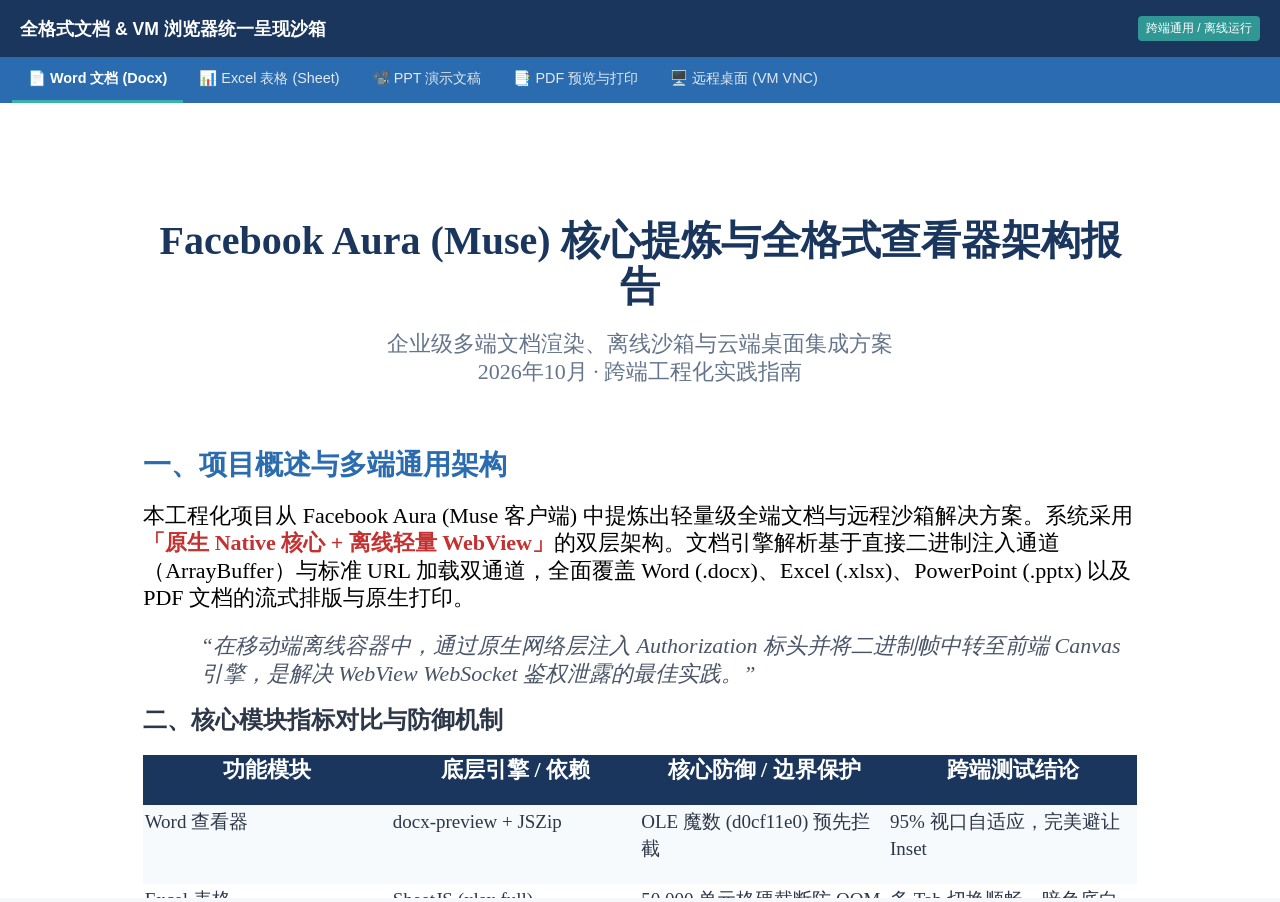
<file: edu/demo/index.html>
<!DOCTYPE html>
<html lang="zh-CN">
<head>
  <meta charset="UTF-8">
  <meta name="viewport" content="width=device-width, initial-scale=1.0, viewport-fit=cover">
  <title>Edu Document & VM Viewers Demo</title>
  <style>
    * { box-sizing: border-box; margin: 0; padding: 0; }
    body { font-family: -apple-system, BlinkMacSystemFont, "Segoe UI", Roboto, sans-serif; background: #F5F7FA; color: #2D3748; }
    header { background: #1A365D; color: white; padding: 16px 20px; display: flex; align-items: center; justify-content: space-between; }
    h1 { font-size: 1.1rem; font-weight: 600; }
    .badge { background: #319795; color: white; padding: 4px 8px; border-radius: 4px; font-size: 0.75rem; }
    nav { display: flex; background: #2B6CB0; overflow-x: auto; padding: 0 12px; }
    nav button { background: transparent; border: none; color: #E2E8F0; padding: 12px 16px; font-size: 0.9rem; font-weight: 500; cursor: pointer; white-space: nowrap; border-bottom: 3px solid transparent; }
    nav button.active { color: white; border-bottom-color: #38B2AC; font-weight: 600; }
    main { width: 100%; height: calc(100vh - 105px); position: relative; }
    iframe { width: 100%; height: 100%; border: none; background: white; }
  </style>
</head>
<body>
  <header>
    <h1>全格式文档 & VM 浏览器统一呈现沙箱</h1>
    <span class="badge">跨端通用 / 离线运行</span>
  </header>
  <nav>
    <button class="active" onclick="switchViewer('docx')">📄 Word 文档 (Docx)</button>
    <button onclick="switchViewer('sheet')">📊 Excel 表格 (Sheet)</button>
    <button onclick="switchViewer('pptx')">📽️ PPT 演示文稿</button>
    <button onclick="switchViewer('pdf')">📑 PDF 预览与打印</button>
    <button onclick="switchViewer('vnc')">🖥️ 远程桌面 (VM VNC)</button>
  </nav>
  <main>
    <iframe id="viewer-frame" src="../viewers/docx/index.html"></iframe>
  </main>
  <script>
    const routes = {
      docx: '../viewers/docx/index.html',
      sheet: '../viewers/sheet/index.html',
      pptx: '../viewers/pptx/index.html',
      pdf: '../viewers/pdf/index.html',
      vnc: '../viewers/vmvnc/vnc.html'
    };
    function switchViewer(key) {
      document.querySelectorAll('nav button').forEach(b => b.classList.remove('active'));
      event.target.classList.add('active');
      document.getElementById('viewer-frame').src = routes[key];
    }
  </script>
</body>
</html>
</file>
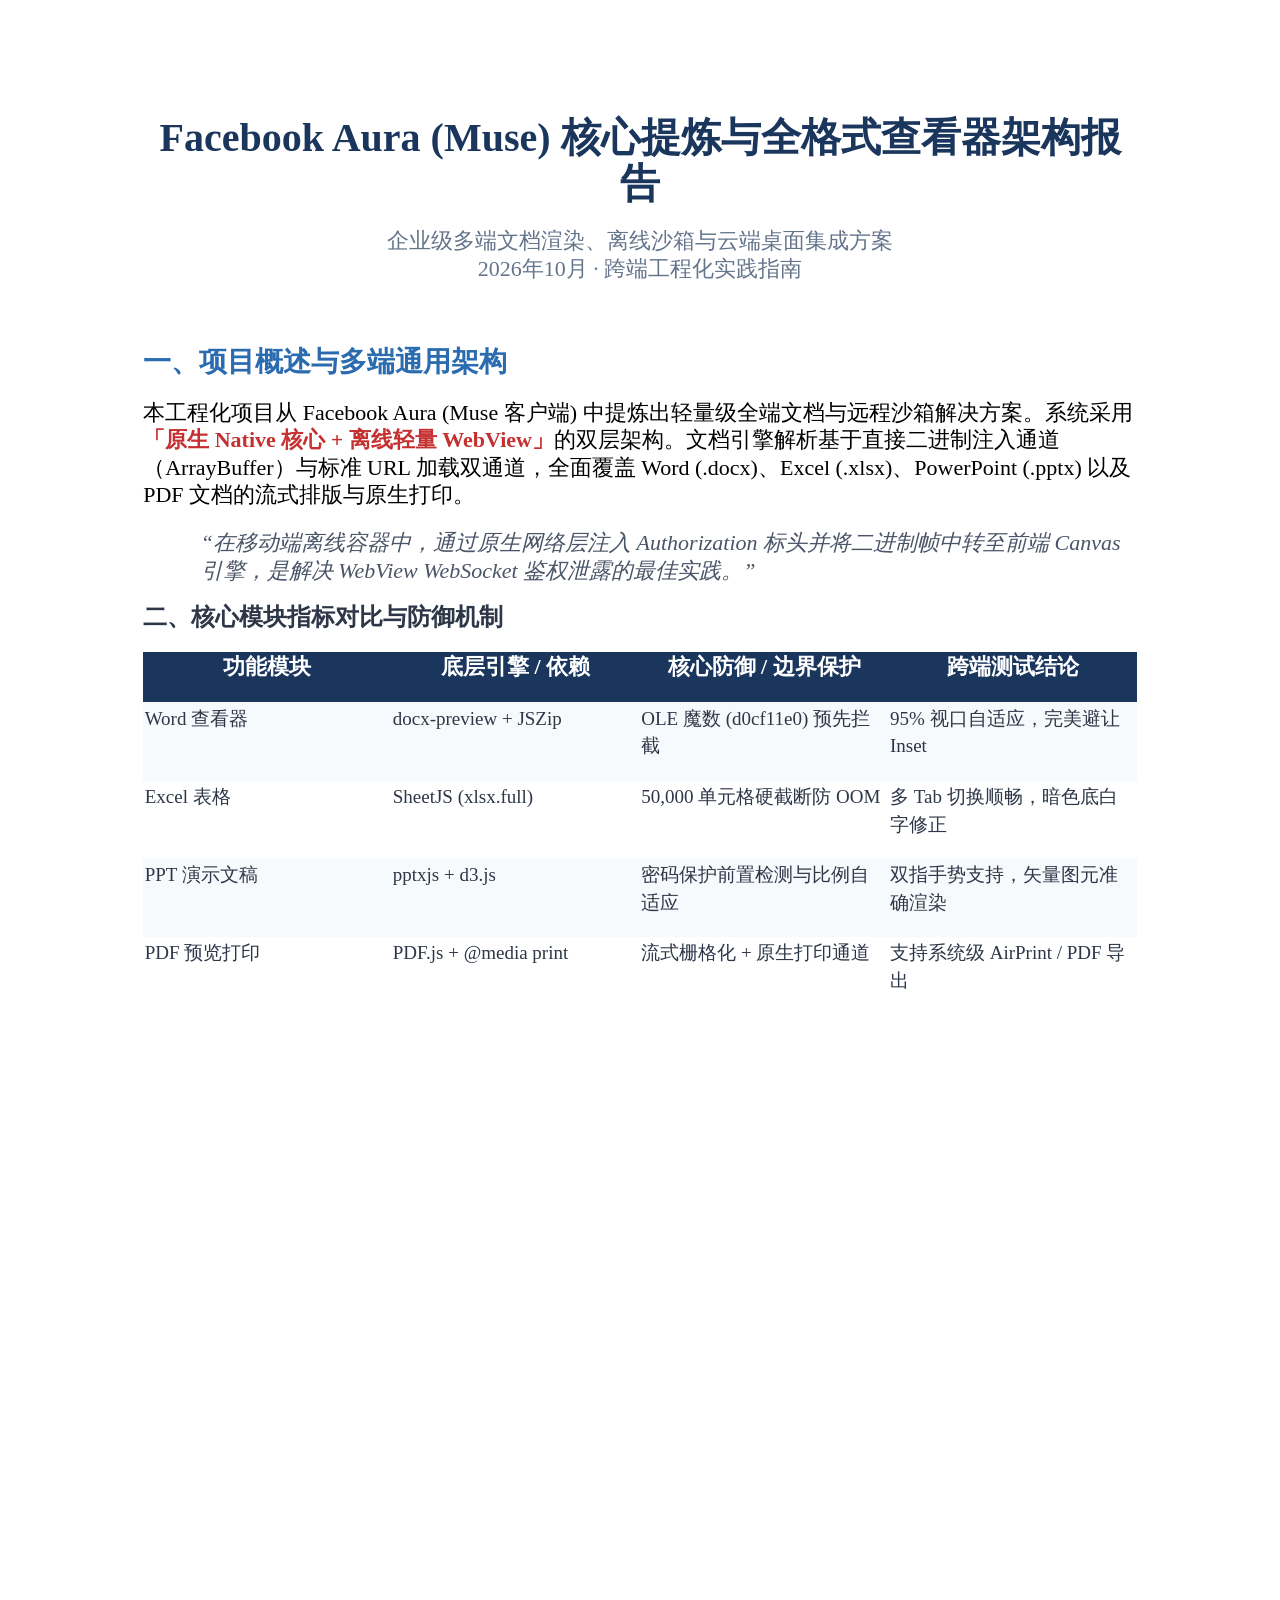
<file: edu/viewers/docx/index.html>
<!--
 * (c) Meta Platforms, Inc. and affiliates. Confidential and proprietary.
 -->
<!DOCTYPE html>
<html>

<head>
    <meta charset="UTF-8">
    <!-- minimum-scale/maximum-scale must differ and user-scalable must stay on, or WebView
         disables pinch-zoom no matter what setSupportZoom/builtInZoomControls say. -->
    <meta name="viewport"
        content="width=device-width, initial-scale=1.0, minimum-scale=0.25, maximum-scale=5.0, user-scalable=yes, viewport-fit=cover" />
    <meta name="color-scheme" content="only light">
    <meta http-equiv="Content-Security-Policy"
        content="default-src 'self' 'unsafe-inline'; connect-src 'self'; img-src 'self' data: blob:; media-src 'self' data: blob:; font-src 'self' data:; style-src 'self' 'unsafe-inline'; script-src 'self' 'unsafe-inline'; object-src 'none'; base-uri 'none'; form-action 'none'">

    <style>
        body {
            margin: 0;
            padding: 0;
            background: #FFFFFF;
            color: #272727;
        }

        /* docx-preview emits a fixed-width page shaped like the authored paper size. Center it and
           let it shrink to the viewport so a portrait phone shows the full column width. */
        #document-container .docx-wrapper {
            align-items: flex-start;
            width: fit-content;
            min-width: 100%;
            box-sizing: border-box;
            padding: 0;
            background: #FFFFFF;
        }

        #document-container .docx-wrapper>section.docx {
            margin-left: auto;
            margin-right: auto;
            box-shadow: none;
        }
    </style>

    <script type="text/javascript" src="../common/bridge-shim.js"></script>
    <script type="text/javascript" src="jszip.min.js"></script>
    <script type="text/javascript" src="docx-preview.min.js"></script>
    <script type="text/javascript" src="hatch_docx_viewer.js"></script>
    <script>
      window.addEventListener('DOMContentLoaded', function() {
        var params = new URLSearchParams(window.location.search);
        var file = params.get('file') || '../../demo/samples/sample.docx';
        if (window.loadFromDocxUrl) {
          window.loadFromDocxUrl(file);
        }
      });
    </script>
</head>

<body>
    <div id="document-container"></div>
</body>

</html>
</file>
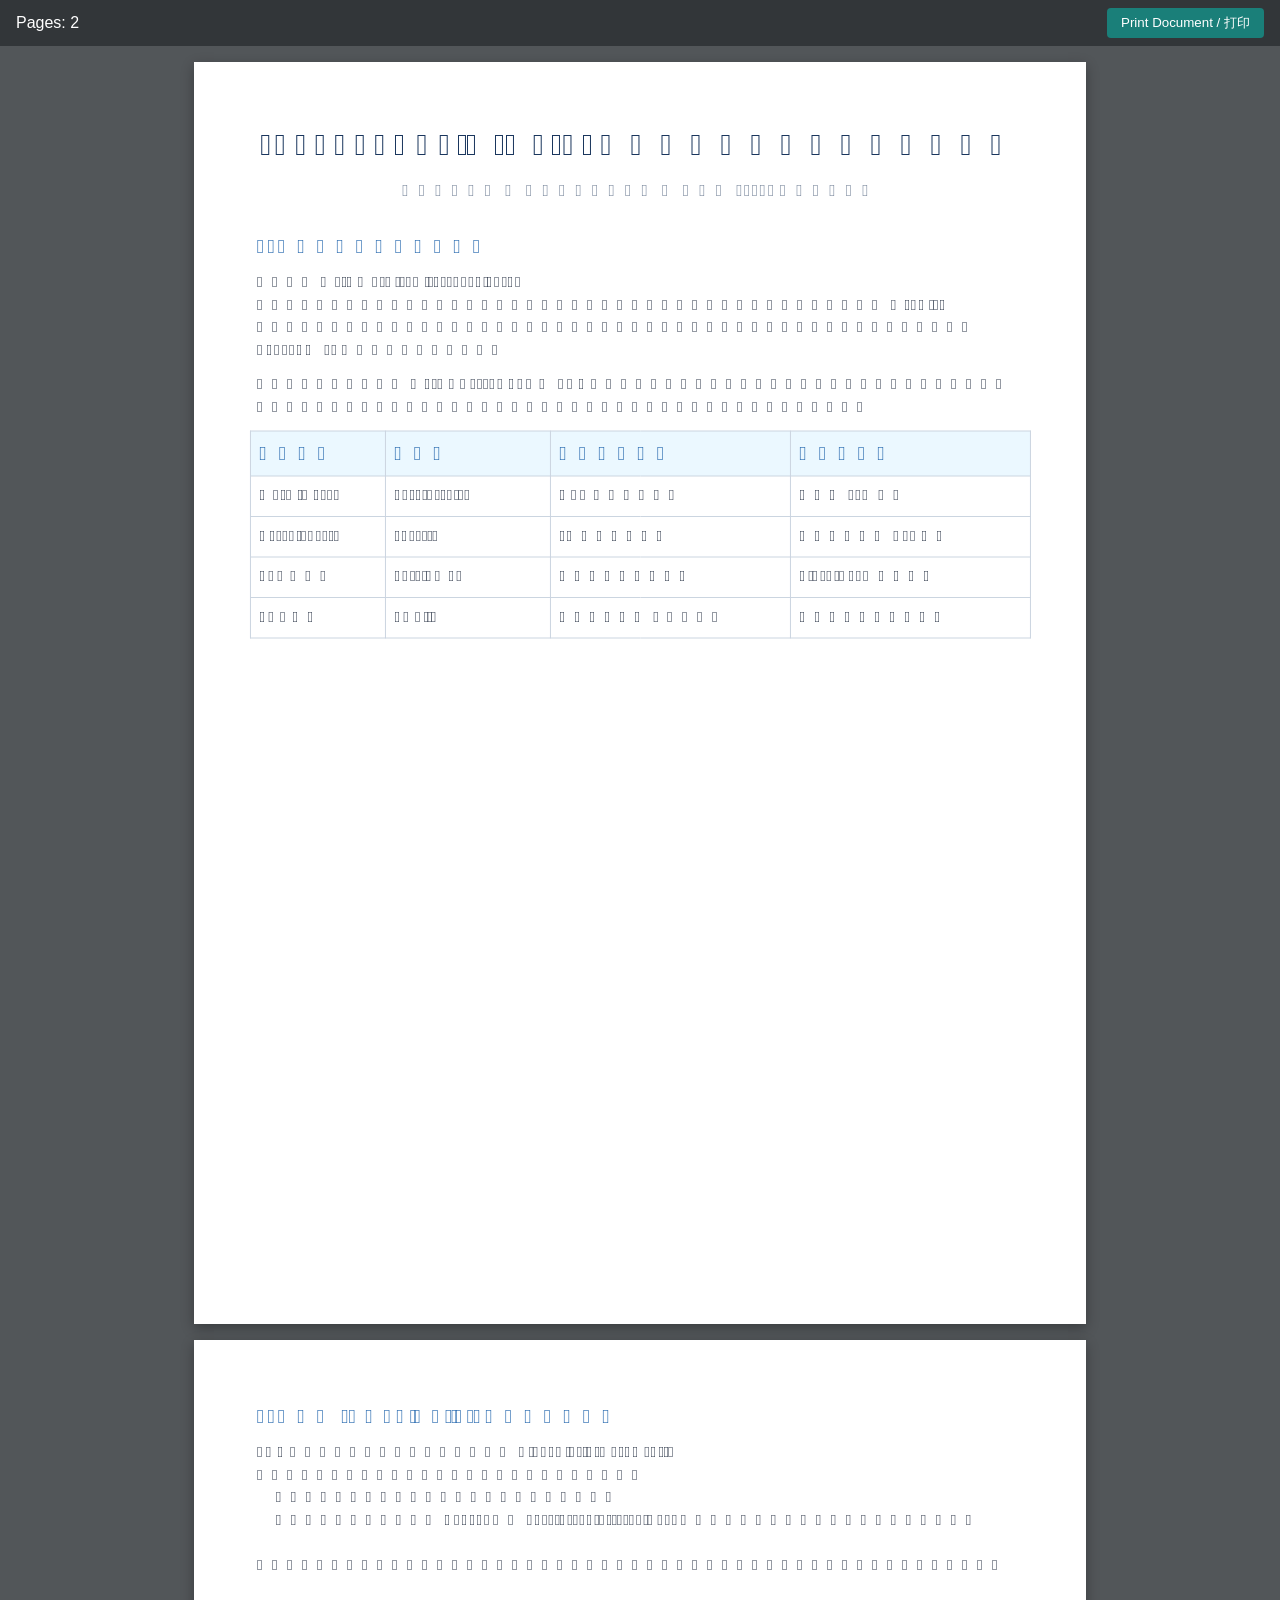
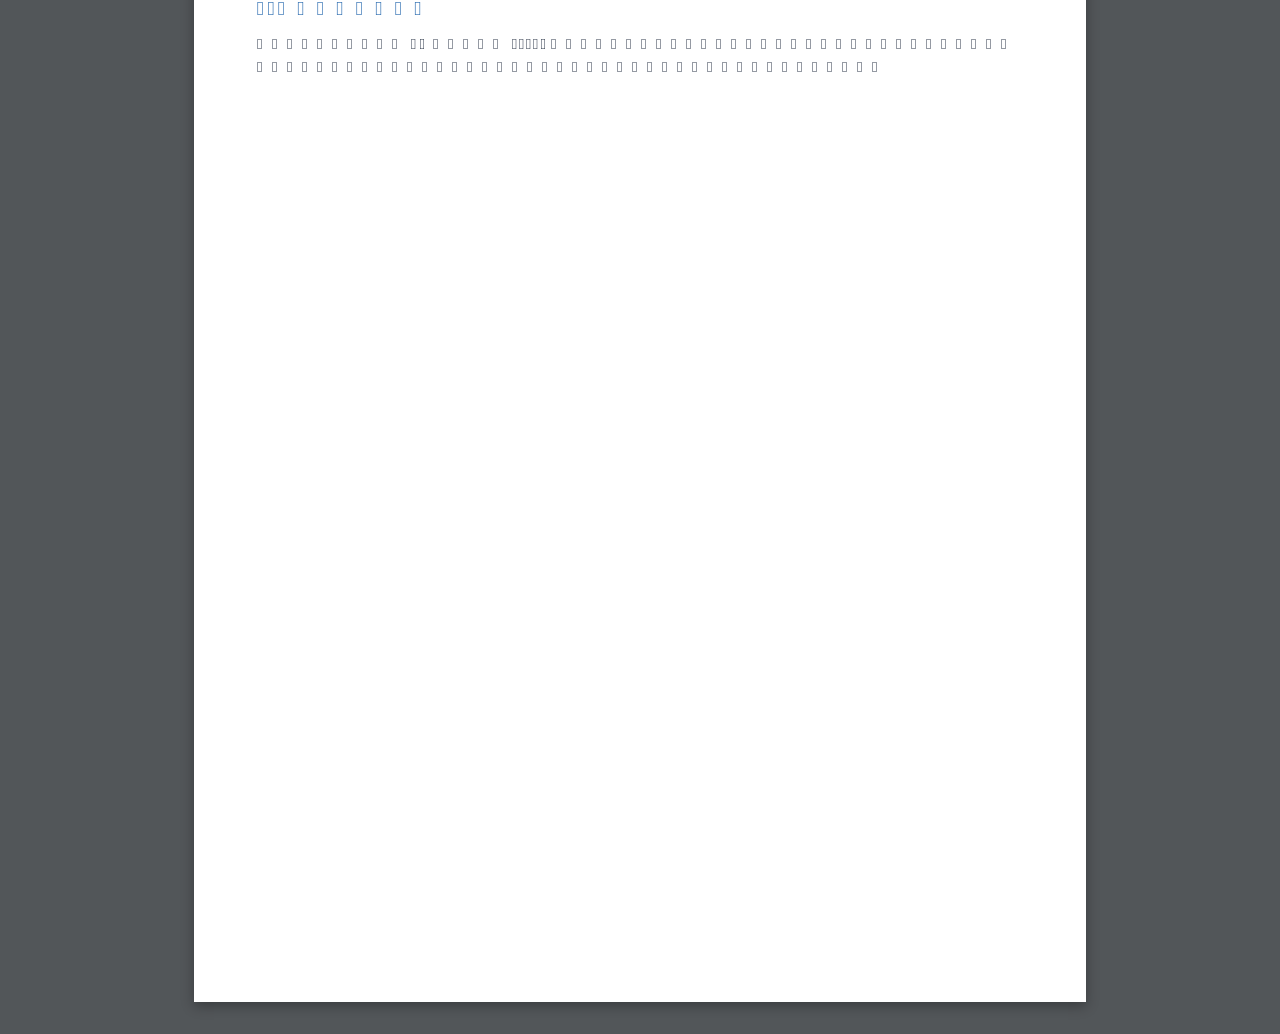
<file: edu/viewers/pdf/index.html>
<!DOCTYPE html>
<html>
<head>
  <meta charset="UTF-8">
  <meta name="viewport" content="width=device-width, initial-scale=1.0, minimum-scale=0.25, maximum-scale=5.0, user-scalable=yes, viewport-fit=cover" />
  <meta name="color-scheme" content="only light">
  <title>PDF Document Viewer & Print</title>
  <style>
    body {
      margin: 0;
      padding: 0;
      background: #525659;
      color: #272727;
      font-family: -apple-system, BlinkMacSystemFont, "Segoe UI", Roboto, sans-serif;
    }
    #document-container {
      display: flex;
      flex-direction: column;
      align-items: center;
      padding: 16px 8px;
      box-sizing: border-box;
      min-height: 100vh;
    }
    .pdf-page-canvas {
      box-shadow: 0 4px 12px rgba(0, 0, 0, 0.3);
      margin-bottom: 16px;
      background: #FFFFFF;
      max-width: 98%;
      height: auto;
    }
    .pdf-toolbar {
      position: sticky;
      top: 0;
      width: 100%;
      background: #323639;
      color: #FFF;
      display: flex;
      align-items: center;
      justify-content: space-between;
      padding: 8px 16px;
      box-sizing: border-box;
      z-index: 100;
    }
    .pdf-toolbar button {
      background: #1A7F79;
      color: white;
      border: none;
      padding: 6px 14px;
      border-radius: 4px;
      font-weight: 500;
      cursor: pointer;
    }
    @media print {
      body { background: #FFF; }
      .pdf-toolbar { display: none; }
      #document-container { padding: 0; }
      .pdf-page-canvas { box-shadow: none; margin: 0; page-break-after: always; }
    }
  </style>
  <script src="../common/bridge-shim.js"></script>
  <!-- 轻量离线 PDF.js 本地加载 -->
  <script src="pdf.min.js"></script>
  <script src="hatch_pdf_viewer.js?v=2"></script>
</head>
<body>
  <div class="pdf-toolbar">
    <span id="page-indicator">Loading PDF...</span>
    <button onclick="window.printDocument()">Print Document / 打印</button>
  </div>
  <div id="document-container"></div>
</body>
</html>
</file>
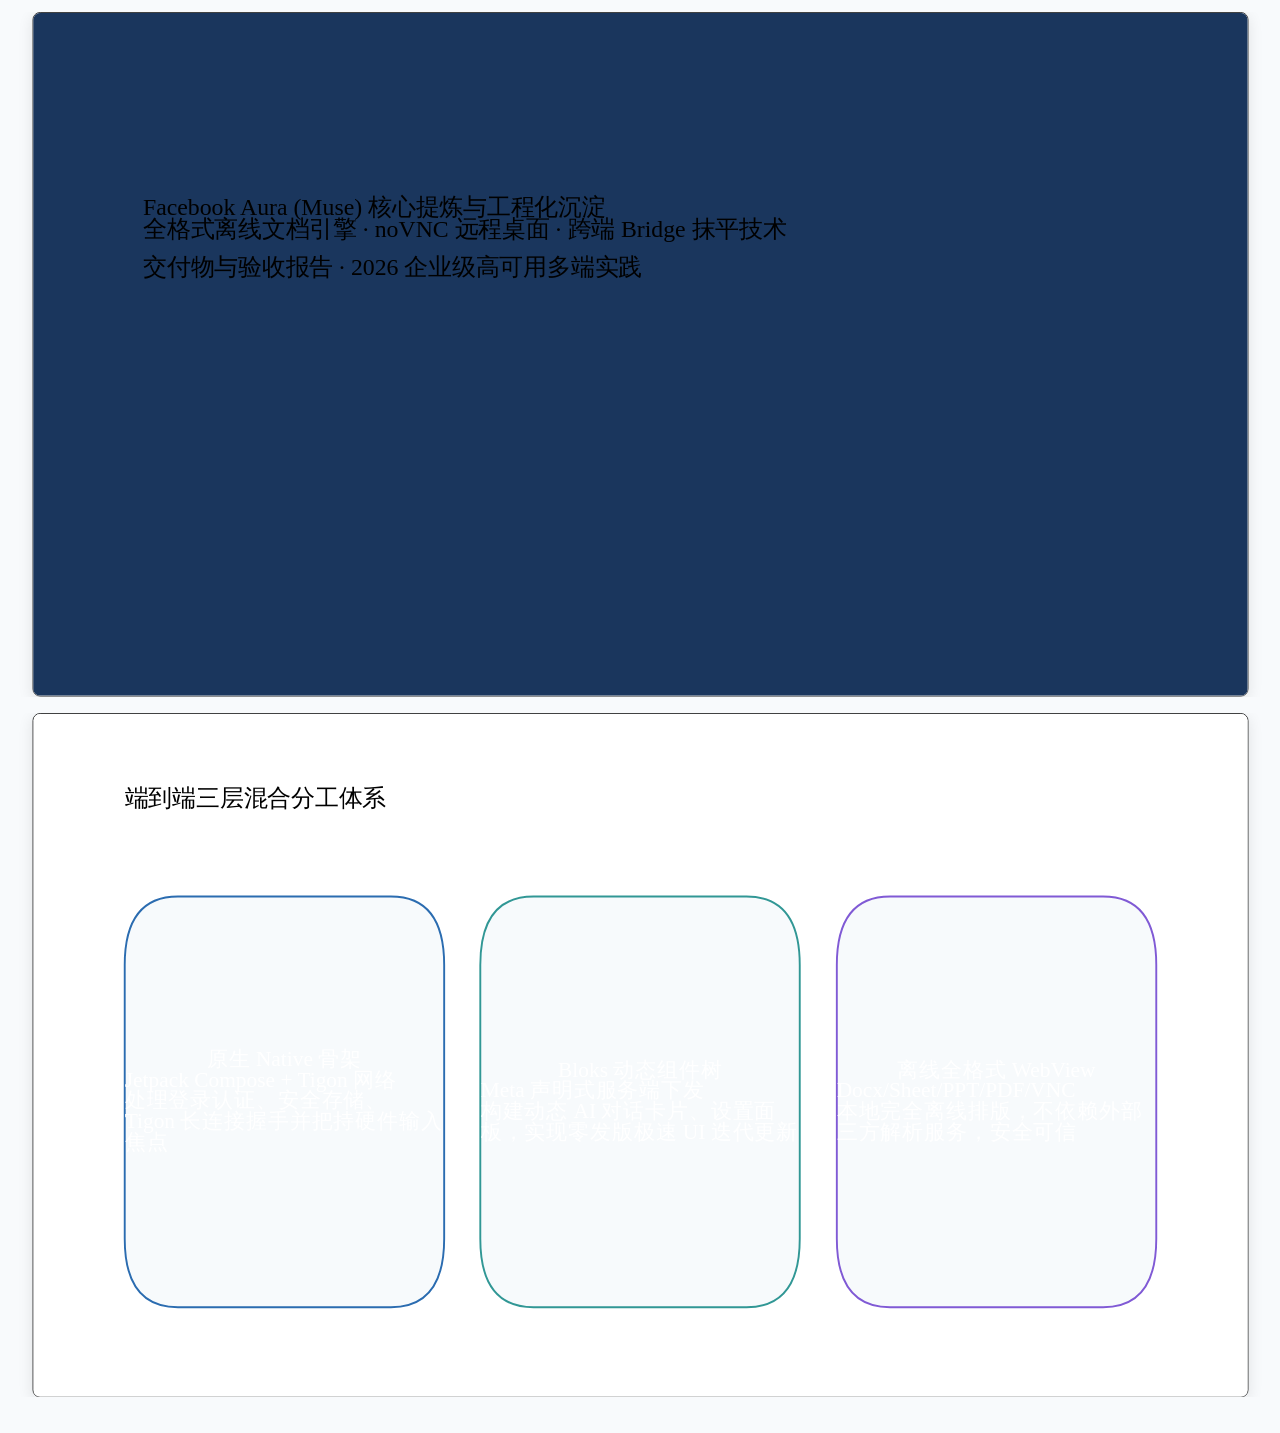
<file: edu/viewers/pptx/index.html>
<!--
 * (c) Meta Platforms, Inc. and affiliates. Confidential and proprietary.
 -->
<!DOCTYPE html>
<html>

<head>
    <meta charset="UTF-8">
    <!-- minimum-scale/maximum-scale must differ and user-scalable must stay on, or WebView
         disables pinch-zoom no matter what setSupportZoom/builtInZoomControls say. -->
    <meta name="viewport"
        content="width=device-width, initial-scale=1.0, minimum-scale=0.25, maximum-scale=5.0, user-scalable=yes, viewport-fit=cover" />
    <meta name="color-scheme" content="only light">
    <meta http-equiv="Content-Security-Policy"
        content="default-src 'self' 'unsafe-inline'; connect-src 'self'; img-src 'self' data: blob:; media-src 'self' data: blob:; font-src 'self' data:; style-src 'self' 'unsafe-inline'; script-src 'self' 'unsafe-inline'; object-src 'none'; base-uri 'none'; form-action 'none'">

    <link rel="stylesheet" href="pptxjs.min.css">
    <link rel="stylesheet" href="nv.d3.min.css">

    <style>
        * {
            box-sizing: border-box;
        }
        html, body {
            margin: 0;
            padding: 0;
            background: #F8FAFC;
            color: #272727;
            width: 100%;
            max-width: 100vw;
            overflow-x: hidden;
            font-family: -apple-system, BlinkMacSystemFont, "PingFang SC", "Segoe UI", Roboto, sans-serif;
        }
        #document-container {
            width: 100%;
            max-width: 100vw;
            overflow-x: hidden;
            display: flex;
            flex-direction: column;
            align-items: center;
            padding: 12px 0;
        }
        #all_slides_warpper, .slides {
            width: 100% !important;
            max-width: 100vw !important;
            overflow: hidden !important;
            display: flex;
            flex-direction: column;
            align-items: center;
            margin: 0 !important;
            padding: 0 !important;
        }
        .slide-scale-container {
            width: 100%;
            display: flex;
            justify-content: center;
            align-items: flex-start;
            overflow: hidden;
            margin-bottom: 20px;
            flex-shrink: 0;
        }
        .slide {
            flex-shrink: 0 !important;
        }
    </style>

    <script type="text/javascript" src="../common/bridge-shim.js"></script>
    <script type="text/javascript" src="jszip.min.js"></script>
    <script type="text/javascript" src="filereader.min.js"></script>
    <script type="text/javascript" src="d3.min.js"></script>
    <script type="text/javascript" src="nv.d3.min.js"></script>
    <script type="text/javascript" src="pptxjs.min.js"></script>
    <script type="text/javascript" src="hatch_pptx_viewer.js?v=2"></script>
</head>

<body>
    <div id="document-container"></div>
</body>

</html>
</file>
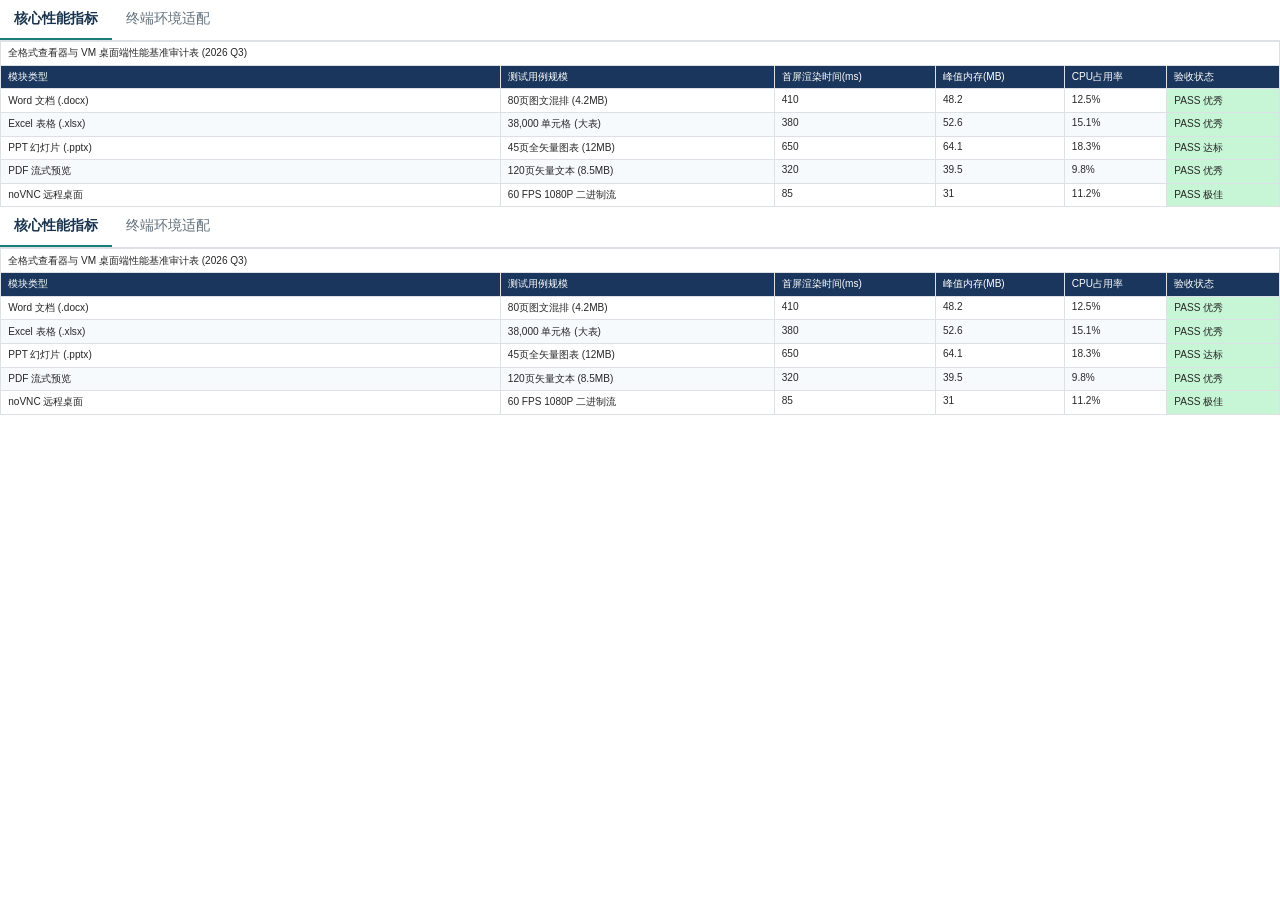
<file: edu/viewers/sheet/index.html>
<!--
 * (c) Meta Platforms, Inc. and affiliates. Confidential and proprietary.
 -->
<!DOCTYPE html>
<html>

<head>
    <meta charset="UTF-8">
    <!-- minimum-scale/maximum-scale must differ and user-scalable must stay on, or WebView
         disables pinch-zoom no matter what setSupportZoom/builtInZoomControls say. -->
    <meta name="viewport"
        content="width=device-width, initial-scale=1.0, minimum-scale=0.25, maximum-scale=5.0, user-scalable=yes, viewport-fit=cover" />
    <meta name="color-scheme" content="only light">
    <meta http-equiv="Content-Security-Policy"
        content="default-src 'self' 'unsafe-inline'; connect-src 'self'; img-src 'self' data: blob:; media-src 'self' data: blob:; font-src 'self' data:; style-src 'self' 'unsafe-inline'; script-src 'self' 'unsafe-inline'; object-src 'none'; base-uri 'none'; form-action 'none'">

    <style>
        body {
            margin: 0;
            padding: 0;
            background: #FFFFFF;
            color: #272727;
            font-family: -apple-system, "Segoe UI", Roboto, sans-serif;
            font-size: 14px;
        }

        /* Sheet switcher, matching how iOS presents a multi-sheet workbook. Scrolls horizontally
           because workbooks routinely carry more sheet names than fit a phone width. */
        .sheet-tabs {
            display: flex;
            overflow-x: auto;
            -webkit-overflow-scrolling: touch;
            border-bottom: 1px solid #DDE1E5;
            background: #FFFFFF;
            position: sticky;
            top: 0;
            z-index: 1;
        }

        .sheet-tab {
            flex: 0 0 auto;
            appearance: none;
            border: none;
            background: transparent;
            font: inherit;
            color: #60707C;
            padding: 10px 14px;
            border-bottom: 2px solid transparent;
            white-space: nowrap;
        }

        .sheet-tab-active {
            color: #17324D;
            font-weight: 600;
            border-bottom-color: #1A7F79;
        }

        /* Each sheet scrolls horizontally on its own so a wide sheet does not force the whole
           page sideways and strand the narrow ones. */
        .sheet-scroll {
            overflow-x: auto;
            -webkit-overflow-scrolling: touch;
        }

        /* SheetJS emits a bare <table>; the grid styling is ours. `table-layout: fixed` makes it
           honour the <colgroup> widths reattached from the workbook's own column widths. */
        table {
            border-collapse: collapse;
            table-layout: fixed;
            width: max-content;
            min-width: 100%;
        }

        td,
        th {
            border: 1px solid #DDE1E5;
            padding: 6px 10px;
            /* pre-wrap, not pre: cells carry long prose in this kind of workbook, and `pre` ran it
               off the right edge instead of wrapping inside the column. */
            white-space: pre-wrap;
            overflow-wrap: break-word;
            vertical-align: top;
        }
    </style>

    <script type="text/javascript" src="../common/bridge-shim.js"></script>
    <script type="text/javascript" src="xlsx.full.min.js"></script>
    <script type="text/javascript" src="hatch_sheet_viewer.js"></script>
    <script>
      window.addEventListener('DOMContentLoaded', function() {
        var params = new URLSearchParams(window.location.search);
        var file = params.get('file') || '../../demo/samples/sample.xlsx';
        if (window.loadFromSheetUrl) {
          window.loadFromSheetUrl(file);
        }
      });
    </script>
</head>

<body>
    <div id="document-container"></div>
</body>

</html>
</file>
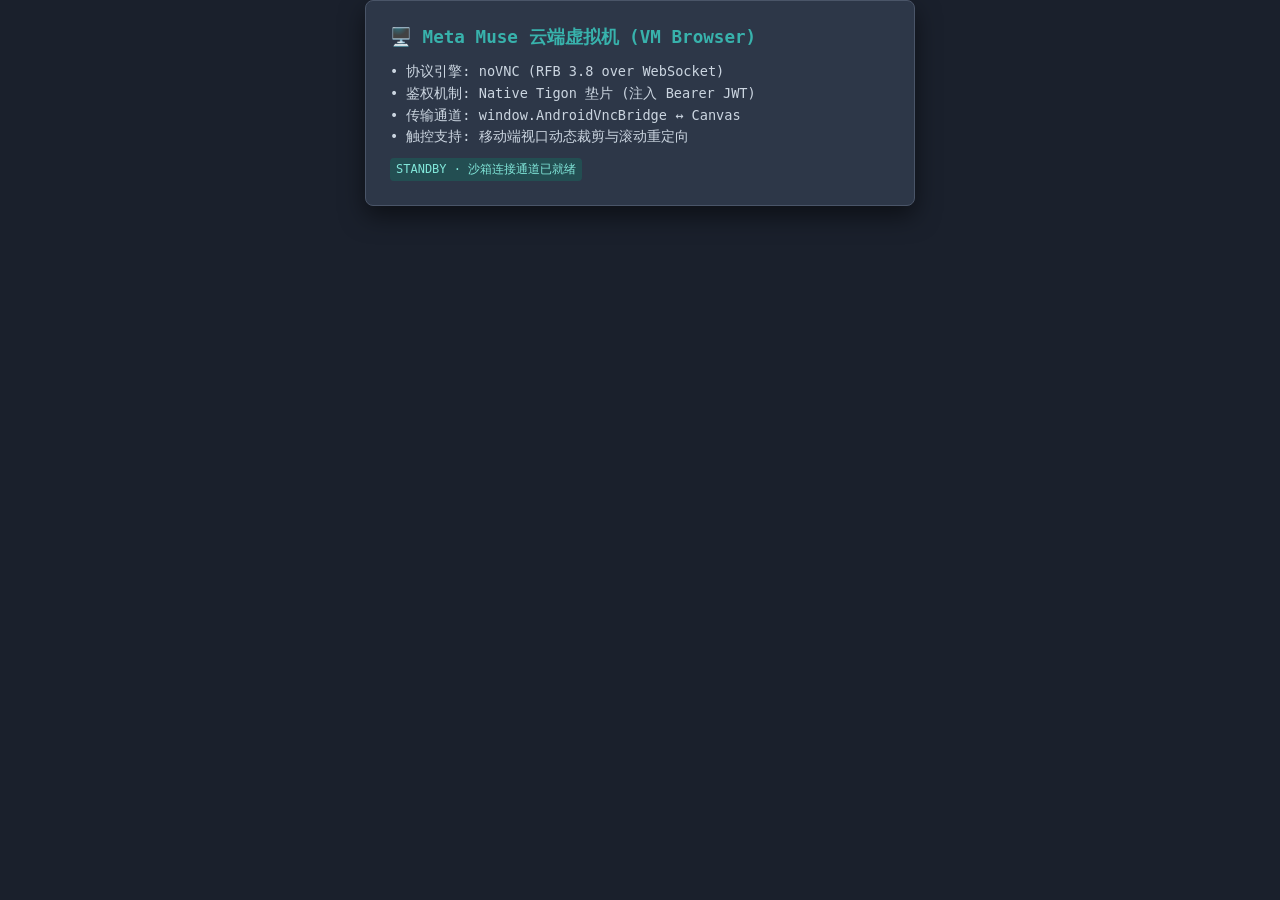
<file: edu/viewers/vmvnc/vnc.html>
<!DOCTYPE html>
<html>
<head>
  <meta charset="utf-8">
  <meta name="viewport" content="width=device-width, initial-scale=1, viewport-fit=cover">
  <!-- Never send a Referer (which would carry this page's URL) to any subresource. -->
  <meta name="referrer" content="no-referrer">
  <title>VM Browser</title>
  <style>
    html, body {
      margin: 0;
      padding: 0;
      height: 100%;
      /* Transparent so the app background shows through during connect (before noVNC paints its
         own #screen background) instead of a white/black frame. */
      background: transparent;
      overflow: hidden;
    }
    /* Fill the WebView viewport via fixed insets. A `height: 100%` chain collapses to 0 height in
       the Android WebView, which sizes the noVNC canvas to 0x0 and renders black. */
    #screen {
      position: fixed;
      top: 0;
      left: 0;
      right: 0;
      bottom: 0;
      background: #1A202C;
      display: flex;
      flex-direction: column;
      align-items: center;
      justify-content: center;
      color: #E2E8F0;
      font-family: ui-monospace, SFMono-Regular, "SF Mono", Menlo, Consolas, monospace;
    }
    .vnc-placeholder {
      background: #2D3748;
      border: 1px solid #4A5568;
      border-radius: 8px;
      padding: 24px;
      max-width: 90%;
      width: 500px;
      box-shadow: 0 10px 25px rgba(0,0,0,0.5);
    }
    .vnc-title {
      font-size: 1.1rem;
      font-weight: 600;
      color: #38B2AC;
      margin-bottom: 12px;
      display: flex;
      align-items: center;
      gap: 8px;
    }
    .vnc-info {
      font-size: 0.85rem;
      line-height: 1.6;
      color: #CBD5E0;
    }
    .vnc-tag {
      display: inline-block;
      background: #234E52;
      color: #81E6D9;
      padding: 2px 6px;
      border-radius: 4px;
      font-size: 0.75rem;
      margin-top: 10px;
    }
  </style>
  <script src="../common/bridge-shim.js"></script>
</head>
<body>
  <div id="screen">
    <div class="vnc-placeholder">
      <div class="vnc-title">🖥️ Meta Muse 云端虚拟机 (VM Browser)</div>
      <div class="vnc-info">
        <div>• 协议引擎: noVNC (RFB 3.8 over WebSocket)</div>
        <div>• 鉴权机制: Native Tigon 垫片 (注入 Bearer JWT)</div>
        <div>• 传输通道: window.AndroidVncBridge ↔ Canvas</div>
        <div>• 触控支持: 移动端视口动态裁剪与滚动重定向</div>
        <div class="vnc-tag">STANDBY · 沙箱连接通道已就绪</div>
      </div>
    </div>
  </div>
  <script src="novnc-rfb.js"></script>
  <script>
    (function() {
      // ---- Bridged WebSocket -------------------------------------------------------------------
      // The websockify endpoint now requires `Authorization: Bearer <jwt>`, which a WebView
      // WebSocket cannot set (no custom handshake headers in JS). So native code
      // (BrowserSessionController) owns the real socket — opened over Tigon with the VM bearer —
      // and this shim relays RFB frames over the AndroidVncBridge JS interface. noVNC is unaware:
      // it constructs `new WebSocket(...)` (this class) and talks to it like a normal socket.
      //
      // noVNC's Websock.attach() requires the channel expose these as *own* properties:
      // send, close, binaryType, onerror, onmessage, onopen, protocol, readyState — so everything
      // below is assigned on the instance, not the prototype.
      function bytesToBase64(bytes) {
        var CHUNK = 0x8000;
        var binary = '';
        for (var i = 0; i < bytes.length; i += CHUNK) {
          binary += String.fromCharCode.apply(null, bytes.subarray(i, i + CHUNK));
        }
        return btoa(binary);
      }
      function base64ToArrayBuffer(b64) {
        var binary = atob(b64);
        var len = binary.length;
        var bytes = new Uint8Array(len);
        for (var i = 0; i < len; i++) {
          bytes[i] = binary.charCodeAt(i);
        }
        return bytes.buffer;
      }
      function base64ToUtf8(b64) {
        var binary = atob(b64);
        var len = binary.length;
        var bytes = new Uint8Array(len);
        for (var i = 0; i < len; i++) {
          bytes[i] = binary.charCodeAt(i);
        }
        if (window.TextDecoder) {
          return new TextDecoder('utf-8').decode(bytes);
        }
        var escaped = '';
        for (var j = 0; j < bytes.length; j++) {
          escaped += '%' + ('00' + bytes[j].toString(16)).slice(-2);
        }
        return decodeURIComponent(escaped);
      }

      function BridgedWebSocket(url, protocols) {
        var self = this;
        this.binaryType = 'arraybuffer';
        this.protocol = (protocols && protocols.length) ? protocols[0] : '';
        this.readyState = BridgedWebSocket.CONNECTING;
        this.onopen = null;
        this.onmessage = null;
        this.onclose = null;
        this.onerror = null;

        this.send = function(data) {
          var bytes;
          if (data instanceof ArrayBuffer) {
            bytes = new Uint8Array(data);
          } else if (data && data.buffer) {
            bytes = new Uint8Array(data.buffer, data.byteOffset, data.byteLength);
          } else {
            return;
          }
          try { window.AndroidVncBridge.socketSend(bytesToBase64(bytes)); } catch (e) {}
        };
        this.close = function() {
          if (self.readyState === BridgedWebSocket.CLOSED) { return; }
          self.readyState = BridgedWebSocket.CLOSING;
          try { window.AndroidVncBridge.socketClose(); } catch (e) {}
        };

        // Internal transitions, driven by the native callbacks below.
        this._opened = function(protocol) {
          if (protocol) { self.protocol = protocol; }
          self.readyState = BridgedWebSocket.OPEN;
          if (self.onopen) { self.onopen({}); }
        };
        this._message = function(arrayBuffer) {
          if (self.onmessage) { self.onmessage({ data: arrayBuffer }); }
        };
        this._closed = function(code, reason) {
          if (self.readyState === BridgedWebSocket.CLOSED) { return; }
          self.readyState = BridgedWebSocket.CLOSED;
          if (self.onclose) { self.onclose({ code: code, reason: reason || '' }); }
        };
        this._failed = function() {
          if (self.onerror) { self.onerror({}); }
          self._closed(1006, '');
        };

        // noVNC opens exactly one socket; expose it for the native callbacks.
        window.__vncSocket = this;
        try {
          window.AndroidVncBridge.socketOpen();
        } catch (e) {
          setTimeout(function() { self._failed(); }, 0);
        }
      }
      BridgedWebSocket.CONNECTING = 0;
      BridgedWebSocket.OPEN = 1;
      BridgedWebSocket.CLOSING = 2;
      BridgedWebSocket.CLOSED = 3;

      // Native -> JS entry points (invoked via WebView.evaluateJavascript).
      window.__vncBridge = {
        onOpen: function(protocol) {
          var s = window.__vncSocket; if (s) { s._opened(protocol); }
        },
        onMessage: function(b64) {
          var s = window.__vncSocket; if (s) { s._message(base64ToArrayBuffer(b64)); }
        },
        onClose: function(code, reason) {
          var s = window.__vncSocket; if (s) { s._closed(code, reason); }
        },
        onError: function() {
          var s = window.__vncSocket; if (s) { s._failed(); }
        }
      };

      window.WebSocket = BridgedWebSocket;

      // ---- noVNC setup -------------------------------------------------------------------------
      var RFB = window.__noVNC && window.__noVNC.default;
      if (!RFB) {
        document.body.innerText = 'noVNC bundle failed to load';
        return;
      }

      // The URL is irrelevant — the bridged socket ignores it and native builds the real
      // websockify URL. `binary` is the subprotocol the server requires (native re-sends it).
      var rfb = new RFB(document.getElementById('screen'), 'wss://bridge.invalid/', {
        wsProtocols: ['binary'],
      });
      var viewOnly = true;
      try {
        viewOnly = !!window.AndroidVncBridge.isViewOnly();
      } catch (e) {}
      rfb.viewOnly = viewOnly;
      var coverViewportEnabled = viewOnly;
      var panModeEnabled = viewOnly;
      var zoomMultiplier = 1;
      var maxViewportScale = 3;
      var panModeDragActive = false;
      var panModeDragLastX = 0;
      var panModeDragLastY = 0;
      var panModeRemoteScrollActive = false;
      var panModeRemoteScrollMagnitudeX = 0;
      var panModeRemoteScrollMagnitudeY = 0;
      var panModePinchActive = false;
      var panModePinchStartMagnitude = 0;
      var panModePinchStartZoomMultiplier = 1;
      try {
        coverViewportEnabled = viewOnly || !!window.AndroidVncBridge.isCoverViewportEnabled();
      } catch (e) {}
      try {
        panModeEnabled = viewOnly || !!window.AndroidVncBridge.isPanModeEnabled();
      } catch (e) {}
      try {
        if (!viewOnly) {
          zoomMultiplier = Math.max(1, Math.min(3, window.AndroidVncBridge.getZoomMultiplier()));
        }
      } catch (e) {}
      rfb.scaleViewport = !usesViewportZoom();
      rfb.clipViewport = usesViewportZoom();
      rfb.dragViewport = usesViewportZoom() && panModeEnabled;
      rfb.resizeSession = false;
      // noVNC paints #screen rgb(40, 40, 40) by default, which shows as a grey slab wherever the
      // fitted canvas does not reach. Let the app background show through instead.
      rfb.background = 'transparent';

      function usesViewportZoom() {
        return coverViewportEnabled && (!viewOnly || zoomMultiplier > 1);
      }

      function redrawViewport() {
        var display = rfb && rfb._display;
        if (!display || !display._viewportLoc || !display._targetCtx || !display._backbuffer) {
          return;
        }
        var viewport = display._viewportLoc;
        var visibleWidth = Math.min(viewport.w, Math.max(0, display._fbWidth - viewport.x));
        var visibleHeight = Math.min(viewport.h, Math.max(0, display._fbHeight - viewport.y));
        display._targetCtx.clearRect(0, 0, display._target.width, display._target.height);
        if (visibleWidth > 0 && visibleHeight > 0) {
          display._targetCtx.drawImage(
            display._backbuffer,
            viewport.x,
            viewport.y,
            visibleWidth,
            visibleHeight,
            0,
            0,
            visibleWidth,
            visibleHeight,
          );
        }
      }

      function panViewportBy(deltaX, deltaY) {
        var display = rfb && rfb._display;
        if (!display || !display._viewportLoc) {
          return { x: 0, y: 0 };
        }
        var viewport = display._viewportLoc;
        var maxX = Math.max(0, display._fbWidth - viewport.w);
        var maxY = Math.max(0, display._fbHeight - viewport.h);
        var requestedX = viewport.x + deltaX;
        var requestedY = viewport.y + deltaY;
        var overflowX = requestedX < 0 ? requestedX : Math.max(0, requestedX - maxX);
        var overflowY = requestedY < 0 ? requestedY : Math.max(0, requestedY - maxY);
        var nextX = Math.min(maxX, Math.max(0, Math.round(requestedX)));
        var nextY = Math.min(maxY, Math.max(0, Math.round(requestedY)));
        if (nextX === viewport.x && nextY === viewport.y) {
          return { x: overflowX, y: overflowY };
        }
        viewport.x = nextX;
        viewport.y = nextY;
        redrawViewport();
        return { x: overflowX, y: overflowY };
      }

      function dispatchRemoteScrollGesture(type, clientX, clientY) {
        rfb._canvas.dispatchEvent(new CustomEvent(type, {
          detail: {
            type: 'twodrag',
            clientX: clientX,
            clientY: clientY,
            magnitudeX: panModeRemoteScrollMagnitudeX,
            magnitudeY: panModeRemoteScrollMagnitudeY,
          },
        }));
      }

      function scrollRemoteBy(clientX, clientY, deltaX, deltaY) {
        if (viewOnly || (deltaX === 0 && deltaY === 0)) {
          return;
        }
        if (!panModeRemoteScrollActive) {
          panModeRemoteScrollActive = true;
          panModeRemoteScrollMagnitudeX = 0;
          panModeRemoteScrollMagnitudeY = 0;
          dispatchRemoteScrollGesture('gesturestart', clientX, clientY);
        }
        panModeRemoteScrollMagnitudeX += deltaX;
        panModeRemoteScrollMagnitudeY += deltaY;
        dispatchRemoteScrollGesture('gesturemove', clientX, clientY);
      }

      function endRemoteScroll(clientX, clientY) {
        if (!panModeRemoteScrollActive) {
          return;
        }
        dispatchRemoteScrollGesture('gestureend', clientX, clientY);
        panModeRemoteScrollActive = false;
      }

      function handlePanModeDrag(event) {
        if (
          (!panModeDragActive && (!coverViewportEnabled || !panModeEnabled)) ||
          !event.detail ||
          event.detail.type !== 'drag'
        ) {
          return;
        }
        event.stopImmediatePropagation();
        event.preventDefault();
        if (event.type === 'gesturestart') {
          panModeDragActive = true;
          panModeDragLastX = event.detail.clientX;
          panModeDragLastY = event.detail.clientY;
        } else if (event.type === 'gesturemove' && panModeDragActive) {
          var display = rfb && rfb._display;
          var scale = display && display.scale ? display.scale : 1;
          var overflow = panViewportBy(
            (panModeDragLastX - event.detail.clientX) / scale,
            (panModeDragLastY - event.detail.clientY) / scale,
          );
          scrollRemoteBy(
            event.detail.clientX,
            event.detail.clientY,
            -overflow.x * scale,
            -overflow.y * scale,
          );
          panModeDragLastX = event.detail.clientX;
          panModeDragLastY = event.detail.clientY;
        } else if (event.type === 'gestureend') {
          endRemoteScroll(event.detail.clientX, event.detail.clientY);
          panModeDragActive = false;
        }
      }

      rfb._canvas.addEventListener('gesturestart', handlePanModeDrag, true);
      rfb._canvas.addEventListener('gesturemove', handlePanModeDrag, true);
      rfb._canvas.addEventListener('gestureend', handlePanModeDrag, true);

      function handlePanModePinch(event) {
        if (
          (!panModePinchActive && (!coverViewportEnabled || !panModeEnabled)) ||
          !event.detail ||
          event.detail.type !== 'pinch'
        ) {
          return;
        }
        event.stopImmediatePropagation();
        event.preventDefault();
        var magnitude = Math.hypot(event.detail.magnitudeX, event.detail.magnitudeY);
        if (event.type === 'gesturestart') {
          panModePinchActive = true;
          panModePinchStartMagnitude = magnitude;
          panModePinchStartZoomMultiplier = zoomMultiplier;
        } else if (event.type === 'gesturemove' && panModePinchStartMagnitude > 0) {
          setZoomMultiplier(
            panModePinchStartZoomMultiplier * magnitude / panModePinchStartMagnitude,
          );
        } else if (event.type === 'gestureend') {
          panModePinchActive = false;
          panModePinchStartMagnitude = 0;
        }
      }

      rfb._canvas.addEventListener('gesturestart', handlePanModePinch, true);
      rfb._canvas.addEventListener('gesturemove', handlePanModePinch, true);
      rfb._canvas.addEventListener('gestureend', handlePanModePinch, true);

      function notify(event, detail) {
        if (window.AndroidVncBridge && typeof window.AndroidVncBridge[event] === 'function') {
          window.AndroidVncBridge[event](detail || '');
        }
      }

      function setCanvasAlignment(scale, rect, display) {
        try {
          var canvas = document.querySelector('#screen canvas');
          if (rfb && rfb._screen) {
            rfb._screen.style.justifyContent = display.width * scale <= rect.width
              ? 'center'
              : 'flex-start';
            rfb._screen.style.alignItems = display.height * scale <= rect.height
              ? 'center'
              : 'flex-start';
            rfb._screen.style.overflow = 'hidden';
          }
          if (canvas) {
            canvas.style.margin = '0';
            canvas.style.display = 'block';
          }
        } catch (e) {}
      }

      function setCanvasFitCentered() {
        try {
          var canvas = document.querySelector('#screen canvas');
          if (rfb && rfb._screen) {
            rfb._screen.style.justifyContent = '';
            rfb._screen.style.alignItems = '';
            rfb._screen.style.overflow = 'auto';
          }
          if (canvas) {
            canvas.style.margin = 'auto';
            canvas.style.display = '';
          }
        } catch (e) {}
      }

      function viewportScaleBounds() {
        var display = rfb && rfb._display;
        if (!display || display.width <= 0 || display.height <= 0) {
          return null;
        }
        var screen = document.getElementById('screen');
        var rect = screen.getBoundingClientRect();
        if (rect.width <= 0 || rect.height <= 0) {
          return null;
        }
        var fitScale = Math.min(rect.width / display.width, rect.height / display.height, 1);
        return {
          display: display,
          rect: rect,
          fitScale: fitScale,
          maxZoomMultiplier: Math.max(1, maxViewportScale / fitScale),
        };
      }

      function applyViewportScale(resetToTopLeft) {
        if (!usesViewportZoom()) {
          return;
        }
        try {
          var bounds = viewportScaleBounds();
          if (!bounds) {
            return;
          }
          var display = bounds.display;
          var rect = bounds.rect;
          zoomMultiplier = Math.max(1, Math.min(bounds.maxZoomMultiplier, zoomMultiplier));
          var scale = bounds.fitScale * zoomMultiplier;
          var viewportWidth = Math.ceil(rect.width / scale);
          var viewportHeight = Math.ceil(rect.height / scale);
          display.clipViewport = true;
          display.viewportChangeSize(viewportWidth, viewportHeight);
          if (resetToTopLeft && display._viewportLoc) {
            display.viewportChangePos(-display._viewportLoc.x, -display._viewportLoc.y);
          }
          display.scale = scale;
          setCanvasAlignment(scale, rect, display);
        } catch (e) {}
      }

      function scheduleViewportScale(resetToTopLeft) {
        if (!usesViewportZoom()) {
          return;
        }
        window.requestAnimationFrame(function() {
          applyViewportScale(resetToTopLeft);
          setTimeout(function() { applyViewportScale(false); }, 0);
        });
      }

      function applyFitScale() {
        try {
          rfb.scaleViewport = true;
          rfb.clipViewport = false;
          rfb.dragViewport = false;
          setCanvasFitCentered();
          if (rfb._display) {
            rfb._display.clipViewport = false;
          }
          if (typeof rfb._updateClip === 'function') {
            rfb._updateClip();
          }
          if (typeof rfb._updateScale === 'function') {
            rfb._updateScale();
          }
        } catch (e) {}
      }

      function applyViewportMode() {
        if (usesViewportZoom()) {
          rfb.scaleViewport = false;
          rfb.clipViewport = true;
          rfb.dragViewport = panModeEnabled;
          scheduleViewportScale(true);
        } else {
          applyFitScale();
        }
      }

      function setCoverViewportEnabled(enabled) {
        var nextEnabled = viewOnly || !!enabled;
        if (viewOnly && coverViewportEnabled === nextEnabled) {
          return;
        }
        coverViewportEnabled = nextEnabled;
        applyViewportMode();
      }

      function setPanModeEnabled(enabled) {
        panModeEnabled = viewOnly || !!enabled;
        if (!panModeEnabled) {
          endRemoteScroll(panModeDragLastX, panModeDragLastY);
          panModeDragActive = false;
        }
        rfb.dragViewport = usesViewportZoom() && panModeEnabled;
      }

      function setZoomMultiplier(multiplier) {
        var wasUsingViewportZoom = usesViewportZoom();
        var bounds = viewportScaleBounds();
        var maximum = bounds ? bounds.maxZoomMultiplier : 3;
        zoomMultiplier = Math.max(1, Math.min(maximum, Number(multiplier) || 1));
        if (wasUsingViewportZoom !== usesViewportZoom()) {
          applyViewportMode();
        } else if (usesViewportZoom()) {
          scheduleViewportScale(false);
        }
      }

      function sendKeysym(keysym) {
        try {
          rfb.focus();
          rfb.sendKey(keysym);
        } catch (e) {}
      }

      function typeText(text) {
        for (var i = 0; i < text.length;) {
          var codepoint = text.codePointAt(i);
          i += codepoint > 0xffff ? 2 : 1;
          if (codepoint === 10) {
            sendKeysym(0xff0d);
          } else if (codepoint === 9) {
            sendKeysym(0xff09);
          } else if (codepoint === 8) {
            sendKeysym(0xff08);
          } else {
            sendKeysym(codepoint <= 0x7f ? codepoint : 0x01000000 + codepoint);
          }
        }
      }

      function typeBase64Text(b64) {
        typeText(base64ToUtf8(b64));
      }

      function utf8ToBase64(text) {
        return bytesToBase64(new TextEncoder().encode(text));
      }

      function pasteBase64Text(b64) {
        try {
          rfb.focus();
          rfb.clipboardPasteFrom(base64ToUtf8(b64));
        } catch (e) {}
      }

      var copyRequested = false;

      function copySelection() {
        copyRequested = true;
        setTimeout(function() { copyRequested = false; }, 3000);
        try {
          rfb.focus();
          rfb.sendKey(0xffe3, 'ControlLeft', true);
          rfb.sendKey(0x0063, 'KeyC', true);
          rfb.sendKey(0x0063, 'KeyC', false);
          rfb.sendKey(0xffe3, 'ControlLeft', false);
        } catch (e) {
          copyRequested = false;
        }
      }

      rfb.addEventListener('clipboard', function(e) {
        try {
          if (!copyRequested) { return; }
          var text = e && e.detail && e.detail.text;
          if (text) {
            copyRequested = false;
            notify('onClipboard', utf8ToBase64(text));
          }
        } catch (err) {}
      });

      window.__vncBridge.setCoverViewportEnabled = setCoverViewportEnabled;
      window.__vncBridge.setPanModeEnabled = setPanModeEnabled;
      window.__vncBridge.setZoomMultiplier = setZoomMultiplier;
      window.__vncBridge.copySelection = copySelection;
      window.__vncBridge.sendSpecialKey = sendKeysym;
      window.__vncBridge.typeBase64Text = typeBase64Text;
      window.__vncBridge.pasteBase64Text = pasteBase64Text;

      var coverResizeObserver = null;
      if (window.ResizeObserver) {
        try {
          coverResizeObserver = new ResizeObserver(function() { scheduleViewportScale(false); });
          coverResizeObserver.observe(document.getElementById('screen'));
        } catch (e) {}
      }
      window.addEventListener('resize', function() { scheduleViewportScale(false); });

      // Report the live framebuffer's pixel size so native can size the browser frame to the remote
      // display's aspect ratio. noVNC sizes the canvas element to the framebuffer on ServerInit
      // (before 'connect'), so canvas.width/height are the fb pixels.
      function reportFramebufferSize() {
        try {
          var canvas = document.querySelector('#screen canvas');
          var display = rfb && rfb._display;
          var width = display && display.width > 0 ? display.width : (canvas && canvas.width);
          var height = display && display.height > 0 ? display.height : (canvas && canvas.height);
          if (width > 0 && height > 0 &&
              window.AndroidVncBridge &&
              typeof window.AndroidVncBridge.onFramebufferSize === 'function') {
            window.AndroidVncBridge.onFramebufferSize(width, height);
          }
        } catch (e) {}
      }

      // Recovery mirrors web: reconnect is event-driven on the RFB 'disconnect' (handled natively in
      // BrowserSessionController, which reloads this page → fresh RFB → fresh native socket).
      rfb.addEventListener('connect', function() {
        reportFramebufferSize();
        applyViewportMode();
        notify('onConnected');
      });
      rfb.addEventListener('disconnect', function(e) {
        notify('onDisconnected', (e && e.detail && e.detail.reason) || '');
      });
      rfb.addEventListener('securityfailure', function(e) {
        notify('onSecurityFailure', (e && e.detail && e.detail.reason) || '');
      });
    })();
  </script>
</body>
</html>
</file>
<file: edu/viewers/pptx/pptxjs.min.css>
/**
 * (c) Meta Platforms, Inc. and affiliates. Confidential and proprietary.
 *
 * @preserve-header (pptxjs license: https://github.com/meshesha/PPTXjs)
 *
 * MIT License
 *
 * Copyright (c) 2017 meshesha
 *
 * Permission is hereby granted, free of charge, to any person obtaining a copy
 * of this software and associated documentation files (the "Software"), to deal
 * in the Software without restriction, including without limitation the rights
 * to use, copy, modify, merge, publish, distribute, sublicense, and/or sell
 * copies of the Software, and to permit persons to whom the Software is
 * furnished to do so, subject to the following conditions:
 *
 * The above copyright notice and this permission notice shall be included in all
 * copies or substantial portions of the Software.
 *
 * THE SOFTWARE IS PROVIDED "AS IS", WITHOUT WARRANTY OF ANY KIND, EXPRESS OR
 * IMPLIED, INCLUDING BUT NOT LIMITED TO THE WARRANTIES OF MERCHANTABILITY,
 * FITNESS FOR A PARTICULAR PURPOSE AND NONINFRINGEMENT. IN NO EVENT SHALL THE
 * AUTHORS OR COPYRIGHT HOLDERS BE LIABLE FOR ANY CLAIM, DAMAGES OR OTHER
 * LIABILITY, WHETHER IN AN ACTION OF CONTRACT, TORT OR OTHERWISE, ARISING FROM,
 * OUT OF OR IN CONNECTION WITH THE SOFTWARE OR THE USE OR OTHER DEALINGS IN THE
 * SOFTWARE.
 */
.slide div.block,.slide table{position:absolute}.slide{position:relative;border:1px solid #333;border-radius:10px;overflow:hidden;margin-bottom:50px;margin-left:auto;margin-right:auto}.slide div.block{top:0;left:0;width:100%;line-height:1}.slide div.content,.slide div.diagram-content{display:flex;flex-direction:column}.slide div.content-rtl{display:flex;flex-direction:column;direction:rtl}.slide .pregraph-rtl{direction:rtl}.slide .pregraph-ltr{direction:ltr}.slide .pregraph-inherit{direction:inherit}.slide .slide-prgrph{width:100%}.slide .line-break-br::before{content:"\A";white-space:pre}.slide div.v-up{justify-content:flex-start}.slide div.v-mid{justify-content:center}.slide div.v-down{justify-content:flex-end}.slide div.h-left,.slide div.up-left{justify-content:flex-start;align-items:flex-start;text-align:left}.slide div.h-left-rtl{justify-content:flex-end;align-items:flex-end;text-align:left}.slide div.h-mid{justify-content:center;align-items:center;text-align:center}.slide div.h-right{justify-content:flex-end;align-items:flex-end;text-align:right}.slide div.h-right-rtl{justify-content:flex-start;align-items:flex-start;text-align:right}.slide div.h-dist,.slide div.h-just{text-align:justify}.slide div.up-center{justify-content:flex-start;align-items:center}.slide div.up-right{justify-content:flex-start;align-items:flex-end}.slide div.center-left{justify-content:center;align-items:flex-start;text-align:left}.slide div.center-center{justify-content:center;align-items:center}.slide div.center-right{justify-content:center;align-items:flex-end}.slide div.down-left{justify-content:flex-end;align-items:flex-start;text-align:left}.slide div.down-center{justify-content:flex-end;align-items:center}.slide div.down-right{justify-content:flex-end;align-items:flex-end}.slide li.slide{margin:10px 0;font-size:18px}.slide svg.drawing{position:absolute;overflow:visible}
</file>
<file: edu/viewers/pptx/nv.d3.min.css>
/**
 * @preserve-header (pptxjs license: https://github.com/meshesha/PPTXjs)
 *
 * MIT License
 *
 * Copyright (c) 2017 meshesha
 *
 * Permission is hereby granted, free of charge, to any person obtaining a copy
 * of this software and associated documentation files (the "Software"), to deal
 * in the Software without restriction, including without limitation the rights
 * to use, copy, modify, merge, publish, distribute, sublicense, and/or sell
 * copies of the Software, and to permit persons to whom the Software is
 * furnished to do so, subject to the following conditions:
 *
 * The above copyright notice and this permission notice shall be included in all
 * copies or substantial portions of the Software.
 *
 * THE SOFTWARE IS PROVIDED "AS IS", WITHOUT WARRANTY OF ANY KIND, EXPRESS OR
 * IMPLIED, INCLUDING BUT NOT LIMITED TO THE WARRANTIES OF MERCHANTABILITY,
 * FITNESS FOR A PARTICULAR PURPOSE AND NONINFRINGEMENT. IN NO EVENT SHALL THE
 * AUTHORS OR COPYRIGHT HOLDERS BE LIABLE FOR ANY CLAIM, DAMAGES OR OTHER
 * LIABILITY, WHETHER IN AN ACTION OF CONTRACT, TORT OR OTHERWISE, ARISING FROM,
 * OUT OF OR IN CONNECTION WITH THE SOFTWARE OR THE USE OR OTHER DEALINGS IN THE
 * SOFTWARE.
 *
 * @preserve-header (nvd3 license: https://github.com/novus/nvd3)
 *
 * ##nvd3.js License
 *
 * Copyright (c) 2011-2014 [Novus Partners, Inc.][novus]
 *
 * Licensed under the Apache License, Version 2.0 (the "License");
 * you may not use this file except in compliance with the License.
 * You may obtain a copy of the License at
 *
 *     http://www.apache.org/licenses/LICENSE-2.0
 *
 * Unless required by applicable law or agreed to in writing, software
 * distributed under the License is distributed on an "AS IS" BASIS,
 * WITHOUT WARRANTIES OR CONDITIONS OF ANY KIND, either express or implied.
 * See the License for the specific language governing permissions and
 * limitations under the License.
 *
 * [novus]: https://www.novus.com/
 *
 * ##d3.js License
 *
 * Copyright (c) 2012, Michael Bostock
 * All rights reserved.
 *
 * Redistribution and use in source and binary forms, with or without
 * modification, are permitted provided that the following conditions are met:
 *
 * * Redistributions of source code must retain the above copyright notice, this
 *   list of conditions and the following disclaimer.
 *
 * * Redistributions in binary form must reproduce the above copyright notice,
 *   this list of conditions and the following disclaimer in the documentation
 *   and/or other materials provided with the distribution.
 *
 * * The name Michael Bostock may not be used to endorse or promote products
 *   derived from this software without specific prior written permission.
 *
 * THIS SOFTWARE IS PROVIDED BY THE COPYRIGHT HOLDERS AND CONTRIBUTORS "AS IS"
 * AND ANY EXPRESS OR IMPLIED WARRANTIES, INCLUDING, BUT NOT LIMITED TO, THE
 * IMPLIED WARRANTIES OF MERCHANTABILITY AND FITNESS FOR A PARTICULAR PURPOSE ARE
 * DISCLAIMED. IN NO EVENT SHALL MICHAEL BOSTOCK BE LIABLE FOR ANY DIRECT,
 * INDIRECT, INCIDENTAL, SPECIAL, EXEMPLARY, OR CONSEQUENTIAL DAMAGES (INCLUDING,
 * BUT NOT LIMITED TO, PROCUREMENT OF SUBSTITUTE GOODS OR SERVICES; LOSS OF USE,
 * DATA, OR PROFITS; OR BUSINESS INTERRUPTION) HOWEVER CAUSED AND ON ANY THEORY
 * OF LIABILITY, WHETHER IN CONTRACT, STRICT LIABILITY, OR TORT (INCLUDING
 * NEGLIGENCE OR OTHERWISE) ARISING IN ANY WAY OUT OF THE USE OF THIS SOFTWARE,
 * EVEN IF ADVISED OF THE POSSIBILITY OF SUCH DAMAGE.
 */
.nvd3 .nv-axis line,.nvd3 .nv-axis path{fill:none;shape-rendering:crispEdges}.nv-brush .extent,.nvd3 .background path,.nvd3 .nv-axis line,.nvd3 .nv-axis path{shape-rendering:crispEdges}.nv-distx,.nv-disty,.nv-noninteractive,.nvd3 .nv-axis,.nvd3.nv-pie .nv-label,.nvd3.nv-sparklineplus g.nv-hoverValue{pointer-events:none}.nvtooltip,svg.nvd3-svg{display:block;-webkit-touch-callout:none;-khtml-user-select:none}.nvd3 .nv-axis{opacity:1}.nvd3 .nv-axis.nv-disabled,.nvd3 .nv-controlsWrap .nv-legend .nv-check-box .nv-check{opacity:0}.nvd3 .nv-axis path{stroke:#000;stroke-opacity:.75}.nvd3 .nv-axis path.domain{stroke-opacity:.75}.nvd3 .nv-axis.nv-x path.domain{stroke-opacity:0}.nvd3 .nv-axis line{stroke:#e5e5e5}.nvd3 .nv-axis .zero line, .nvd3 .nv-axis line.zero{stroke-opacity:.75}.nvd3 .nv-axis .nv-axisMaxMin text{font-weight:700}.nvd3 .x .nv-axis .nv-axisMaxMin text,.nvd3 .x2 .nv-axis .nv-axisMaxMin text,.nvd3 .x3 .nv-axis .nv-axisMaxMin text{text-anchor:middle}.nvd3 .nv-bars rect{fill-opacity:.75;transition:fill-opacity 250ms linear;-moz-transition:fill-opacity 250ms linear;-webkit-transition:fill-opacity 250ms linear}.nvd3 .nv-bars rect.hover{fill-opacity:1}.nvd3 .nv-bars .hover rect{fill:#add8e6}.nvd3 .nv-bars text{fill:transparent}.nvd3 .nv-bars .hover text{fill:rgba(0,0,0,1)}.nvd3 .nv-discretebar .nv-groups rect,.nvd3 .nv-multibar .nv-groups rect,.nvd3 .nv-multibarHorizontal .nv-groups rect{stroke-opacity:0;transition:fill-opacity 250ms linear;-moz-transition:fill-opacity 250ms linear;-webkit-transition:fill-opacity 250ms linear}.nvd3 .nv-candlestickBar .nv-ticks rect:hover,.nvd3 .nv-discretebar .nv-groups rect:hover,.nvd3 .nv-multibar .nv-groups rect:hover,.nvd3 .nv-multibarHorizontal .nv-groups rect:hover{fill-opacity:1}.nvd3 .nv-discretebar .nv-groups text,.nvd3 .nv-multibarHorizontal .nv-groups text{font-weight:700;fill:rgba(0,0,0,1);stroke:transparent}.nvd3 .nv-boxplot circle{fill-opacity:.5}.nvd3 .nv-boxplot circle:hover,.nvd3 .nv-boxplot rect:hover{fill-opacity:1}.nvd3 line.nv-boxplot-median{stroke:#000}.nv-boxplot-tick:hover{stroke-width:2.5px}.nvd3.nv-bullet{font:10px sans-serif}.nvd3.nv-bullet .nv-measure{fill-opacity:.8}.nvd3.nv-bullet .nv-measure:hover{fill-opacity:1}.nvd3.nv-bullet .nv-marker{stroke:#000;stroke-width:2px}.nvd3.nv-bullet .nv-markerTriangle{stroke:#000;fill:#fff;stroke-width:1.5px}.nvd3.nv-bullet .nv-tick line{stroke:#666;stroke-width:.5px}.nvd3.nv-bullet .nv-range.nv-s0{fill:#eee}.nvd3.nv-bullet .nv-range.nv-s1{fill:#ddd}.nvd3.nv-bullet .nv-range.nv-s2{fill:#ccc}.nvd3.nv-bullet .nv-title{font-size:14px;font-weight:700}.nvd3.nv-bullet .nv-subtitle{fill:#999}.nvd3.nv-bullet .nv-range{fill:#bababa;fill-opacity:.4}.nvd3.nv-bullet .nv-range:hover{fill-opacity:.7}.nvd3.nv-candlestickBar .nv-ticks .nv-tick{stroke-width:1px}.nvd3.nv-candlestickBar .nv-ticks .nv-tick.hover{stroke-width:2px}.nvd3.nv-candlestickBar .nv-ticks .nv-tick.positive rect{stroke:#2ca02c;fill:#2ca02c}.nvd3.nv-candlestickBar .nv-ticks .nv-tick.negative rect{stroke:#d62728;fill:#d62728}.with-transitions .nv-candlestickBar .nv-ticks .nv-tick{transition:stroke-width 250ms linear,stroke-opacity 250ms linear;-moz-transition:stroke-width 250ms linear,stroke-opacity 250ms linear;-webkit-transition:stroke-width 250ms linear,stroke-opacity 250ms linear}.nvd3.nv-candlestickBar .nv-ticks line{stroke:#333}.nvd3 .nv-check-box .nv-box{fill-opacity:0;stroke-width:2}.nvd3 .nv-check-box .nv-check{fill-opacity:0;stroke-width:4}.nvd3 .nv-series.nv-disabled .nv-check-box .nv-check{fill-opacity:0;stroke-opacity:0}.nvd3.nv-linePlusBar .nv-bar rect{fill-opacity:.75}.nvd3.nv-linePlusBar .nv-bar rect:hover{fill-opacity:1}.nvd3 .nv-groups path.nv-line{fill:none}.nvd3 .nv-groups path.nv-area{stroke:none}.nvd3.nv-line .nvd3.nv-scatter .nv-groups .nv-point{fill-opacity:0;stroke-opacity:0}.nvd3.nv-scatter.nv-single-point .nv-groups .nv-point{fill-opacity:.5!important;stroke-opacity:.5!important}.with-transitions .nvd3 .nv-groups .nv-point{transition:stroke-width 250ms linear,stroke-opacity 250ms linear;-moz-transition:stroke-width 250ms linear,stroke-opacity 250ms linear;-webkit-transition:stroke-width 250ms linear,stroke-opacity 250ms linear}.nvd3 .nv-groups .nv-point.hover,.nvd3.nv-scatter .nv-groups .nv-point.hover{stroke-width:7px;fill-opacity:.95!important;stroke-opacity:.95!important}.nvd3 .nv-point-paths path{stroke:#aaa;stroke-opacity:0;fill:#eee;fill-opacity:0}.nvd3 .nv-indexLine{cursor:ew-resize}svg.nvd3-svg{-webkit-user-select:none;-ms-user-select:none;-moz-user-select:none;user-select:none;width:100%;height:100%}.nvtooltip.with-3d-shadow,.with-3d-shadow .nvtooltip{-moz-box-shadow:0 5px 10px rgba(0,0,0,.2);-webkit-box-shadow:0 5px 10px rgba(0,0,0,.2);box-shadow:0 5px 10px rgba(0,0,0,.2);-webkit-border-radius:5px;-moz-border-radius:5px;border-radius:5px}.nvd3 text{font:400 12px Arial}.nvd3 .title{font:700 14px Arial}.nvd3 .nv-background{fill:#fff;fill-opacity:0}.nvd3.nv-noData{font-size:18px;font-weight:700}.nv-brush .extent{fill-opacity:.125}.nv-brush .resize path{fill:#eee;stroke:#666}.nvd3 .nv-legend .nv-series{cursor:pointer}.nvd3 .nv-legend .nv-disabled circle{fill-opacity:0}.nvd3 .nv-brush .extent{fill-opacity:0!important}.nvd3 .nv-brushBackground rect{stroke:#000;stroke-width:.4;fill:#fff;fill-opacity:.7}.nvd3.nv-ohlcBar .nv-ticks .nv-tick{stroke-width:1px}.nvd3.nv-ohlcBar .nv-ticks .nv-tick.hover{stroke-width:2px}.nvd3.nv-ohlcBar .nv-ticks .nv-tick.positive{stroke:#2ca02c}.nvd3.nv-ohlcBar .nv-ticks .nv-tick.negative{stroke:#d62728}.nvd3 .background path{fill:none;stroke:#EEE;stroke-opacity:.4}.nvd3 .foreground path{fill:none;stroke-opacity:.7}.nvd3 .nv-parallelCoordinates-brush .extent{fill:#fff;fill-opacity:.6;stroke:gray;shape-rendering:crispEdges}.nvd3 .nv-parallelCoordinates .hover{fill-opacity:1;stroke-width:3px}.nvd3 .missingValuesline line{fill:none;stroke:#000;stroke-width:1;stroke-opacity:1;stroke-dasharray:5,5}.nvd3.nv-pie .nv-pie-title{font-size:24px;fill:rgba(19,196,249,.59)}.nvd3.nv-pie .nv-slice text{stroke:#000;stroke-width:0}.nvd3.nv-pie path{transition:fill-opacity 250ms linear,stroke-width 250ms linear,stroke-opacity 250ms linear;-moz-transition:fill-opacity 250ms linear,stroke-width 250ms linear,stroke-opacity 250ms linear;-webkit-transition:fill-opacity 250ms linear,stroke-width 250ms linear,stroke-opacity 250ms linear;stroke:#fff;stroke-width:1px;stroke-opacity:1}.nvd3.nv-pie .hover path{fill-opacity:.7}.nvd3.nv-pie .nv-label rect{fill-opacity:0;stroke-opacity:0}.nvd3 .nv-groups .nv-point.hover{stroke-width:20px;stroke-opacity:.5}.nvd3 .nv-scatter .nv-point.hover{fill-opacity:1}.nvd3.nv-sparkline path{fill:none}.nvd3.nv-sparklineplus .nv-hoverValue line{stroke:#333;stroke-width:1.5px}.nvd3.nv-sparklineplus,.nvd3.nv-sparklineplus g{pointer-events:all}.nvd3 .nv-interactiveGuideLine,.nvtooltip{pointer-events:none}.nvd3 .nv-hoverArea{fill-opacity:0;stroke-opacity:0}.nvd3.nv-sparklineplus .nv-xValue,.nvd3.nv-sparklineplus .nv-yValue{stroke-width:0;font-size:.9em;font-weight:400}.nvd3.nv-sparklineplus .nv-yValue{stroke:#f66}.nvd3.nv-sparklineplus .nv-maxValue{stroke:#2ca02c;fill:#2ca02c}.nvd3.nv-sparklineplus .nv-minValue{stroke:#d62728;fill:#d62728}.nvd3.nv-sparklineplus .nv-currentValue{font-weight:700;font-size:1.1em}.nvtooltip h3,.nvtooltip table td.key{font-weight:400}.nvd3.nv-stackedarea path.nv-area{fill-opacity:.7;stroke-opacity:0;transition:fill-opacity 250ms linear,stroke-opacity 250ms linear;-moz-transition:fill-opacity 250ms linear,stroke-opacity 250ms linear;-webkit-transition:fill-opacity 250ms linear,stroke-opacity 250ms linear}.nvd3.nv-stackedarea path.nv-area.hover{fill-opacity:.9}.nvd3.nv-stackedarea .nv-groups .nv-point{stroke-opacity:0;fill-opacity:0}.nvtooltip{position:absolute;color:rgba(0,0,0,1);padding:1px;z-index:10000;font-family:Arial;font-size:13px;text-align:left;white-space:nowrap;-webkit-user-select:none;-moz-user-select:none;-ms-user-select:none;user-select:none;background:rgba(255,255,255,.8);border:1px solid rgba(0,0,0,.5);border-radius:4px}.nvtooltip h3,.nvtooltip p{margin:0;text-align:center}.nvtooltip.with-transitions,.with-transitions .nvtooltip{transition:opacity 50ms linear;-moz-transition:opacity 50ms linear;-webkit-transition:opacity 50ms linear;transition-delay:200ms;-moz-transition-delay:200ms;-webkit-transition-delay:200ms}.nvtooltip.x-nvtooltip,.nvtooltip.y-nvtooltip{padding:8px}.nvtooltip h3{padding:4px 14px;line-height:18px;background-color:rgba(247,247,247,.75);color:rgba(0,0,0,1);border-bottom:1px solid #ebebeb;-webkit-border-radius:5px 5px 0 0;-moz-border-radius:5px 5px 0 0;border-radius:5px 5px 0 0}.nvtooltip p{padding:5px 14px}.nvtooltip span{display:inline-block;margin:2px 0}.nvtooltip table{margin:6px;border-spacing:0}.nvtooltip table td{padding:2px 9px 2px 0;vertical-align:middle}.nvtooltip table td.key.total{font-weight:700}.nvtooltip table td.value{text-align:right;font-weight:700}.nvtooltip table tr.highlight td{padding:1px 9px 1px 0;border-bottom-style:solid;border-bottom-width:1px;border-top-style:solid;border-top-width:1px}.nvtooltip table td.legend-color-guide div{vertical-align:middle;width:12px;height:12px;border:1px solid #999}.nvtooltip .footer{padding:3px;text-align:center}.nvtooltip-pending-removal{pointer-events:none;display:none}.nvd3 line.nv-guideline{stroke:#ccc}
/*# sourceMappingURL=nv.d3.min.css.map */
</file>
